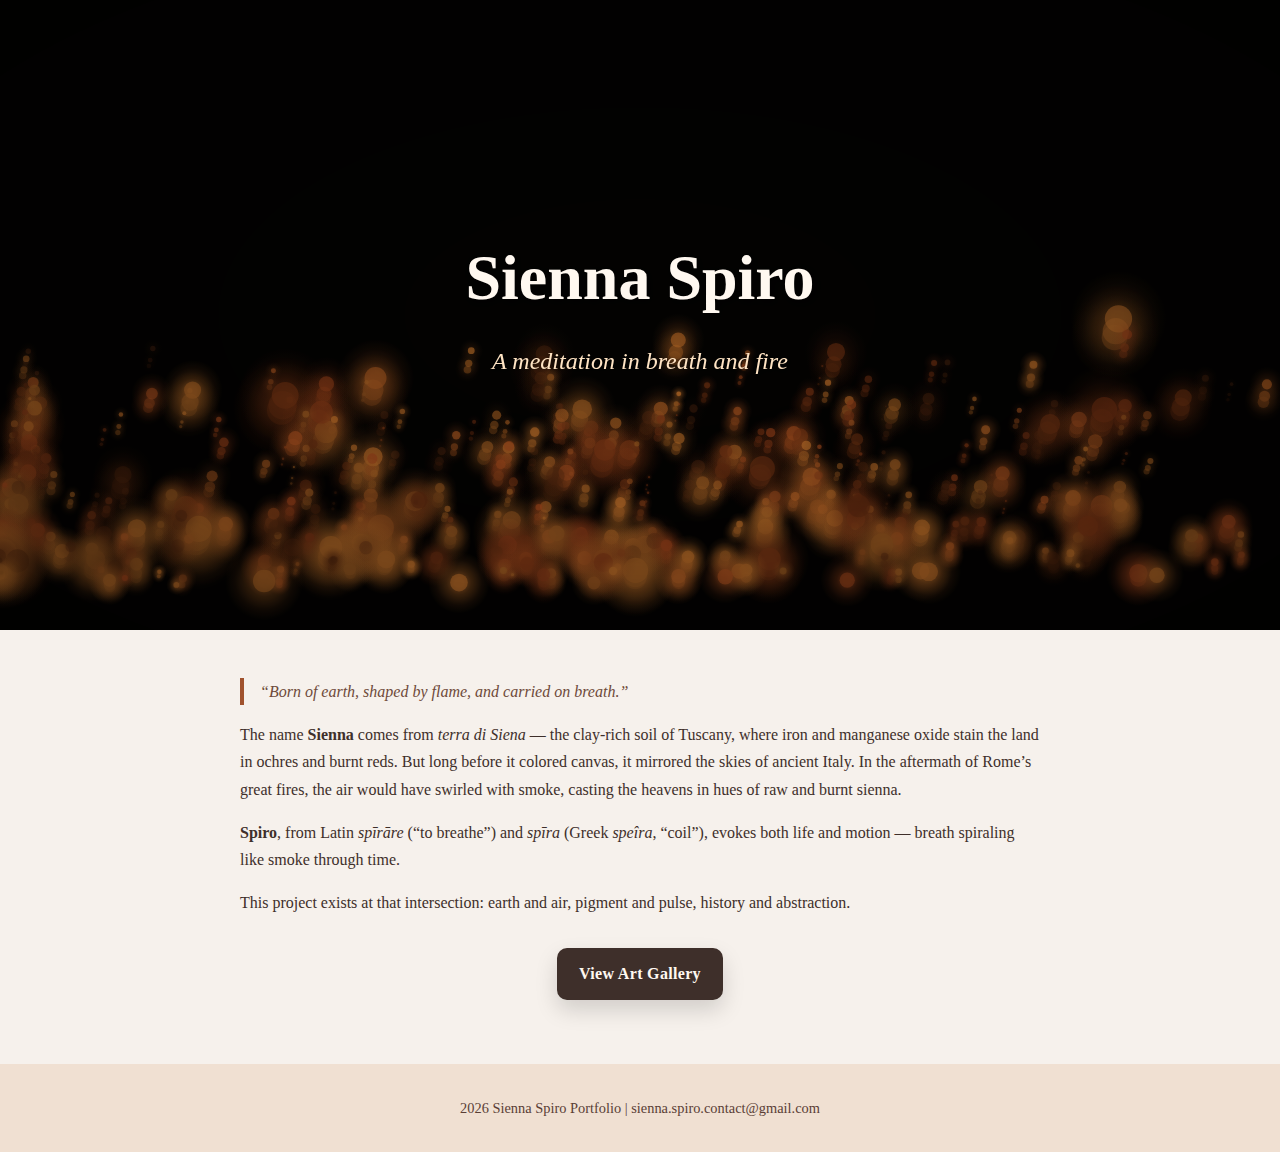
<file: index.html>
<!DOCTYPE html>
<html lang="en">
<head>
  <meta charset="UTF-8" />
  <meta name="viewport" content="width=device-width, initial-scale=1.0"/>
  <title>Sienna Spiro</title>

  <style>
    body {
      margin: 0;
      font-family: 'Georgia', serif;
      background: #f6f1ec;
      color: #3e2f2a;
      line-height: 1.7;
    }

    .hero {
      position: relative;
      width: 100%;
      height: 70vh;

      /* Replace image background with animated canvas behind text */
      background: #0a0706; /* fallback if JS/canvas disabled */
      overflow: hidden;

      display: flex;
      align-items: center;
      justify-content: center;
    }

    /* Fire canvas sits behind everything in hero */
    canvas#fire {
      position: absolute;
      inset: 0;
      width: 100%;
      height: 100%;
      display: block;
      z-index: 0;
    }

    /* Optional: subtle dark overlay to make text pop */
    .hero::after {
      content: "";
      position: absolute;
      inset: 0;
      background: radial-gradient(ellipse at center, rgba(0,0,0,0.15), rgba(0,0,0,0.55));
      z-index: 1;
      pointer-events: none;
    }

    .hero-text {
      position: relative;
      z-index: 2;
      color: #fff8f0;
      text-align: center;
      max-width: 80%;
      text-shadow: 2px 2px 8px rgba(0,0,0,0.6);
    }

    .hero-text h1 {
      font-size: 4rem;
      margin: 0;
    }

    .subtitle {
      font-size: 1.5rem;
      font-style: italic;
      margin-top: 0.5rem;
      color: #ffe4c4;
      text-shadow: 1px 1px 6px rgba(0,0,0,0.5);
    }

    main {
      padding: 2rem 5%;
      max-width: 800px;
      margin: auto;
    }

    .intro {
      margin-bottom: 2rem;
    }

    .intro blockquote {
      border-left: 4px solid #a0522d;
      padding-left: 1rem;
      margin: 1rem 0;
      font-style: italic;
      color: #6e4a3a;
    }

    .btn {
      display: block;
      width: fit-content;
      margin: 2rem auto 0;
      padding: 12px 22px;
      background-color: #3e2f2a;
      color: #fff8f0;
      text-decoration: none;
      border-radius: 10px;
      font-weight: 600;
      letter-spacing: 0.02em;
      transition: transform 0.15s ease, background-color 0.15s ease, box-shadow 0.15s ease;
      box-shadow: 0 10px 22px rgba(0,0,0,0.15);
    }

    .btn:hover {
      background-color: #2e221e;
      transform: translateY(-2px);
      box-shadow: 0 14px 28px rgba(0,0,0,0.18);
    }

    footer {
      text-align: center;
      padding: 2rem 1rem;
      background-color: #f0e0d2;
      color: #5a3e36;
      font-size: 0.9rem;
    }

    @media screen and (max-width: 768px) {
      .hero { min-height: 70vh; }
      .hero-text h1 { font-size: 2.5rem; }
      .subtitle { font-size: 1rem; }
    }
  </style>

  <!-- Google tag (gtag.js) -->
  <script async src="https://www.googletagmanager.com/gtag/js?id=G-142MQVDRL2"></script>
  <script>
    window.dataLayer = window.dataLayer || [];
    function gtag(){dataLayer.push(arguments);}
    gtag('js', new Date());
    gtag('config', 'G-142MQVDRL2');
  </script>
</head>

<body>
  <header class="hero">
    <!-- Fire animation replaces great_fire_of_rome.png -->
    <canvas id="fire"></canvas>

    <div class="hero-text">
      <h1>Sienna Spiro</h1>
      <p class="subtitle">A meditation in breath and fire</p>
    </div>
  </header>

  <main>
    <section class="intro">
      <blockquote>
        <p><em>“Born of earth, shaped by flame, and carried on breath.”</em></p>
      </blockquote>
      <p>
        The name <strong>Sienna</strong> comes from <em>terra di Siena</em> — the clay-rich soil of Tuscany, where iron and manganese oxide stain the land in ochres and burnt reds.
        But long before it colored canvas, it mirrored the skies of ancient Italy. In the aftermath of Rome’s great fires, the air would have swirled with smoke, casting the heavens in hues of raw and burnt sienna.
      </p>
      <p>
        <strong>Spiro</strong>, from Latin <em>spīrāre</em> (“to breathe”) and <em>spīra</em> (Greek <em>speîra</em>, “coil”), evokes both life and motion — breath spiraling like smoke through time.
      </p>
      <p>
        This project exists at that intersection: earth and air, pigment and pulse, history and abstraction.
      </p>

      <a href="gallery.html" class="btn">View Art Gallery</a>
    </section>
  </main>

  <footer>
    2026 Sienna Spiro Portfolio | sienna.spiro.contact@gmail.com
  </footer>

  <script>
    // Adapted from your particle-fire.html so it renders INSIDE the hero (not full-screen). :contentReference[oaicite:1]{index=1}
    (() => {
      const canvas = document.getElementById("fire");
      const ctx = canvas.getContext("2d", { alpha: true });

      const prefersReduced = window.matchMedia?.("(prefers-reduced-motion: reduce)")?.matches;

      // ----- Configuration you can tune -----
      const CFG = {
        sourceX: () => canvas.width * 0.5,
        sourceY: () => canvas.height * 0.92,

        baseEmission: prefersReduced ? 0 : 420,
        burstiness: 0.35,
        maxParticles: 3500,

        rise: 400,
        drag: 0.97,
        turbulence: 280,
        wind: 140,

        lifeMin: 3.5,
        lifeMax: 8.0,
        radiusMin: 2,
        radiusMax: 8,

        bgFadeMin: 0.12,
        bgFadeMax: 0.30,

        timeScale: 1.6
      };

      // ----- Resize to HERO (canvas element size), with DPR -----
      function resize() {
        const dpr = Math.max(1, window.devicePixelRatio || 1);
        const rect = canvas.getBoundingClientRect();
        canvas.width = Math.max(1, Math.floor(rect.width * dpr));
        canvas.height = Math.max(1, Math.floor(rect.height * dpr));
        ctx.setTransform(1, 0, 0, 1, 0, 0);
      }
      resize();

      // Resize when window changes, and also if hero layout changes after load
      window.addEventListener("resize", resize);

      // ----- Helpers -----
      const rand = (a, b) => a + Math.random() * (b - a);
      const clamp = (x, a, b) => Math.max(a, Math.min(b, x));
      const lerp = (a, b, t) => a + (b - a) * t;

      function hash2(x, y) {
        let n = (x * 374761393 + y * 668265263) | 0;
        n = (n ^ (n >> 13)) * 1274126177;
        return ((n ^ (n >> 16)) >>> 0) / 4294967295;
      }
      function smoothstep(t){ return t * t * (3 - 2 * t); }
      function noise2(x, y) {
        const xi = Math.floor(x), yi = Math.floor(y);
        const xf = x - xi, yf = y - yi;
        const u = smoothstep(xf), v = smoothstep(yf);
        const n00 = hash2(xi, yi);
        const n10 = hash2(xi + 1, yi);
        const n01 = hash2(xi, yi + 1);
        const n11 = hash2(xi + 1, yi + 1);
        const nx0 = lerp(n00, n10, u);
        const nx1 = lerp(n01, n11, u);
        return lerp(nx0, nx1, v);
      }
      function curl(x, y, t) {
        const s = 0.0015;
        const tt = t * 0.55;
        const eps = 1.5;

        const n1 = noise2((x + eps) * s + 17.1, (y) * s + tt);
        const n2 = noise2((x - eps) * s + 17.1, (y) * s + tt);
        const a = (n1 - n2) * 1.3;

        const n3 = noise2((x) * s - 5.7, (y + eps) * s - tt);
        const n4 = noise2((x) * s - 5.7, (y - eps) * s - tt);
        const b = (n3 - n4) * 1.3;

        return { x: b, y: -a };
      }

      // ----- Particle system -----
      const particles = [];
      let last = performance.now();
      let emitCarry = 0;

      let coldZones = [
        { x: 0, y: 0, baseRadius: 160, radius: 160 },
        { x: 0, y: 0, baseRadius: 160, radius: 160 }
      ];

      function spawn(count, nowSec) {
        const sy = CFG.sourceY();
        for (let i = 0; i < count; i++) {
          if (particles.length >= CFG.maxParticles) return;

          const numHotspots = 5;
          let x;
          if (Math.random() < 0.85) {
            const h = Math.floor(Math.random() * numHotspots);
            const n1 = (noise2(nowSec * 0.5 + h * 10, h * 5.7) - 0.5) * 2;
            const n2a = (noise2(nowSec * 1.3 + h * 7.2, h * 3.2) - 0.5) * 2;
            const n3 = (noise2(nowSec * 2.1 + h * 11.5, h * 8.9) - 0.5) * 2;
            const hotspotX = canvas.width * ((h + 0.5) / numHotspots + (n1 * 0.1 + n2a * 0.08 + n3 * 0.06));
            x = hotspotX + rand(-canvas.width * 0.12, canvas.width * 0.12);
          } else {
            x = rand(0, canvas.width);
          }
          x = clamp(x, 0, canvas.width);

          const angle = rand(-Math.PI * 0.52, -Math.PI * 0.48);
          const speed = rand(35, 165);

          const fadeStartRatio = rand(0.3, 0.8);
          const riseStrength = rand(0.7, 1.3);
          const colorShift = rand(-0.6, 0.6);
          const brightnessVariation = rand(0.8, 1.1);
          const sizeVariation = rand(0.6, 1.4);
          const oscillationFreq = rand(1.5, 4.0);
          const isDarkSwirl = Math.random() < 0.15;

          const baseR = rand(CFG.radiusMin, CFG.radiusMax) * sizeVariation;

          particles.push({
            x,
            y: sy + rand(-10, 10) * (window.devicePixelRatio || 1),
            vx: Math.cos(angle) * speed + rand(-22, 22),
            vy: Math.sin(angle) * speed + rand(-10, 10),
            r: baseR,
            life: 0,
            ttl: rand(CFG.lifeMin, CFG.lifeMax),
            fadeStartRatio,
            riseStrength,
            colorShift,
            brightnessVariation,
            oscillationFreq,
            isDarkSwirl,
            proximityCount: 0,
            mergedCount: 0,
            trail: [{ x, y: sy }]
          });
        }
      }

      function drawParticle(p) {
        const t = clamp(p.life / p.ttl, 0, 1);
        const sizeOsc = 1 + Math.sin(p.life * p.oscillationFreq * 2 * Math.PI / 3) * 0.4;
        const oscR = p.r * sizeOsc;

        let r, g, b;
        if (p.isDarkSwirl) {
          const darkR = 94, darkG = 44, darkB = 16;
          r = Math.floor(darkR + t * 40);
          g = Math.floor(darkG + t * 30);
          b = Math.floor(darkB + t * 25);
        } else {
          const colorProgress = clamp((t + p.colorShift) * 1.5, 0, 1);
          const startR = p.mergedCount > 0 ? 222 : 213;
          const startG = p.mergedCount > 0 ? 146 : 125;
          const startB = p.mergedCount > 0 ? 59 : 47;
          const midR = 182, midG = 78, midB = 32;
          const endR = 122, endG = 55, endB = 21;

          if (colorProgress < 0.5) {
            const lp = colorProgress * 2;
            r = Math.floor(lerp(startR, midR, lp));
            g = Math.floor(lerp(startG, midG, lp));
            b = Math.floor(lerp(startB, midB, lp));
          } else {
            const lp = (colorProgress - 0.5) * 2;
            r = Math.floor(lerp(midR, endR, lp));
            g = Math.floor(lerp(midG, endG, lp));
            b = Math.floor(lerp(midB, endB, lp));
          }

          r = Math.floor(clamp(r * p.brightnessVariation, 0, 255));
          g = Math.floor(clamp(g * p.brightnessVariation, 0, 255));
          b = Math.floor(clamp(b * p.brightnessVariation, 0, 255));
        }

        const proximityInfluence = clamp(p.proximityCount / 10, 0, 1);
        const flareOsc = Math.sin(p.life * 3 * Math.PI) * 0.4;
        const fadeExp = 1.5 + proximityInfluence;
        const baseFade = Math.pow(t, fadeExp);

        let alpha;
        if (t < p.fadeStartRatio) {
          alpha = 0.65 + flareOsc * 0.15 * (1 - proximityInfluence);
        } else {
          const fp = (t - p.fadeStartRatio) / (1 - p.fadeStartRatio);
          const fadedOut = baseFade * fp;
          alpha = clamp((0.65 - fadedOut) + (flareOsc * 0.1 * (1 - fadedOut)), 0, 0.65);
        }
        if (p.isDarkSwirl) alpha *= 0.6;
        if (p.mergedCount > 0) alpha = Math.min(alpha * (1 + p.mergedCount * 0.2), 0.85);

        // glow
        const ageRatio = t;
        const glowOsc = 1 + Math.sin(p.life * p.oscillationFreq * 2 * Math.PI / 3) * 0.5;
        const glowAlpha = alpha * Math.pow(1 - ageRatio, 2.8) * glowOsc;

        const gg = ctx.createRadialGradient(p.x, p.y, oscR * 0.5, p.x, p.y, oscR * 3.5);
        gg.addColorStop(0, `rgba(${r}, ${g}, ${b}, ${glowAlpha * 0.9})`);
        gg.addColorStop(0.3, `rgba(${r}, ${g}, ${b}, ${glowAlpha * 0.5})`);
        gg.addColorStop(0.7, `rgba(${r}, ${g}, ${b}, ${glowAlpha * 0.15})`);
        gg.addColorStop(1, `rgba(${r}, ${g}, ${b}, 0)`);

        ctx.fillStyle = gg;
        ctx.beginPath();
        ctx.arc(p.x, p.y, oscR * 3.5, 0, Math.PI * 2);
        ctx.fill();

        ctx.fillStyle = `rgba(${r}, ${g}, ${b}, ${alpha})`;
        ctx.beginPath();
        ctx.arc(p.x, p.y, oscR, 0, Math.PI * 2);
        ctx.fill();
      }

      function step(now) {
        const raw = Math.min(0.033, (now - last) / 1000);
        const dt = Math.min(0.06, raw * (CFG.timeScale || 1));
        last = now;

        const nowSec = now / 1000;

        // fade previous frame (transparent canvas, so "smoke" accumulates over hero)
        const bgFade = rand(CFG.bgFadeMin, CFG.bgFadeMax);
        ctx.globalCompositeOperation = "source-over";
        ctx.fillStyle = `rgba(0,0,0,${bgFade})`;
        ctx.fillRect(0, 0, canvas.width, canvas.height);

        // emission
        if (CFG.baseEmission > 0) {
          const mod = 1 + (noise2(nowSec * 1.7, 13.37) - 0.5) * 2 * CFG.burstiness;
          const emitRate = CFG.baseEmission * clamp(mod, 0.35, 1.85);
          emitCarry += emitRate * dt;
          const n = Math.floor(emitCarry);
          emitCarry -= n;
          spawn(n, nowSec);
        }

        // move cold zones
        for (let z = 0; z < coldZones.length; z++) {
          const zone = coldZones[z];
          const coldX = canvas.width * (0.3 + z * 0.4 + (noise2(nowSec * 0.3 + z * 7.1, 11.1 + z * 3.3) - 0.5) * 1.0);
          const coldY = canvas.height * (0.5 + (noise2(nowSec * 0.25 + z * 5.5, 22.2 + z * 4.4) - 0.5) * 1.3);
          zone.x = clamp(coldX, 0, canvas.width);
          zone.y = clamp(coldY, 0, canvas.height);
          const sizeOsc = 0.5 + 0.5 * Math.sin(nowSec * 1.2 + z * Math.PI);
          zone.radius = zone.baseRadius * (0.7 + sizeOsc * 0.6);
        }

        // physics
        for (let i = particles.length - 1; i >= 0; i--) {
          const p = particles[i];
          p.life += dt;

          if (p.life >= p.ttl || p.y + p.r < -50 || p.x + p.r < -50 || p.x - p.r > canvas.width + 50) {
            particles.splice(i, 1);
            continue;
          }

          // cold zone kill
          let inColdZone = false;
          for (let z = 0; z < coldZones.length; z++) {
            const zone = coldZones[z];
            const dx = p.x - zone.x;
            const dy = p.y - zone.y;
            const dist = Math.sqrt(dx*dx + dy*dy);
            const ang = Math.atan2(dy, dx);
            const noisyRadius = zone.radius * (0.7 + noise2(Math.cos(ang) * 100 + nowSec * 0.5, Math.sin(ang) * 100) * 0.6);
            if (dist < noisyRadius) { inColdZone = true; break; }
          }
          if (inColdZone) { particles.splice(i, 1); continue; }

          // proximity count
          let prox = 0;
          const proxR = 50;
          for (let j = particles.length - 1; j >= 0; j--) {
            if (i === j) continue;
            const p2 = particles[j];
            const dx = p.x - p2.x;
            const dy = p.y - p2.y;
            const dist = Math.sqrt(dx*dx + dy*dy);
            if (dist < proxR) prox++;
          }
          p.proximityCount = prox;

          const c = curl(p.x, p.y, nowSec);
          const age = p.life / p.ttl;

          const topBoundary = canvas.height * 0.1;
          const reachesTop = p.y <= topBoundary;

          const buoyFactor = reachesTop ? 0.3 : (1.0 - 0.55 * age);
          const buoy = CFG.rise * buoyFactor * p.riseStrength;

          const heightFactor = clamp(1 - p.y / canvas.height, 0, 1);
          const turb = CFG.turbulence * (0.25 + 1.15 * heightFactor);

          p.vx += (c.x * turb * 1.5 + CFG.wind * (0.6 + 0.4 * noise2(nowSec * 0.9, p.y * 0.002))) * dt;
          p.vy += (-buoy + c.y * turb * 0.35) * dt;

          p.vx *= Math.pow(CFG.drag, dt * 60);
          p.vy *= Math.pow(CFG.drag, dt * 60);

          p.x += p.vx * dt;
          p.y += p.vy * dt;
        }

        // draw
        ctx.globalCompositeOperation = "source-over";
        for (let i = 0; i < particles.length; i++) drawParticle(particles[i]);

        requestAnimationFrame(step);
      }

      // start
      ctx.clearRect(0, 0, canvas.width, canvas.height);
      requestAnimationFrame(step);
    })();
  </script>
</body>
</html>
</file>
